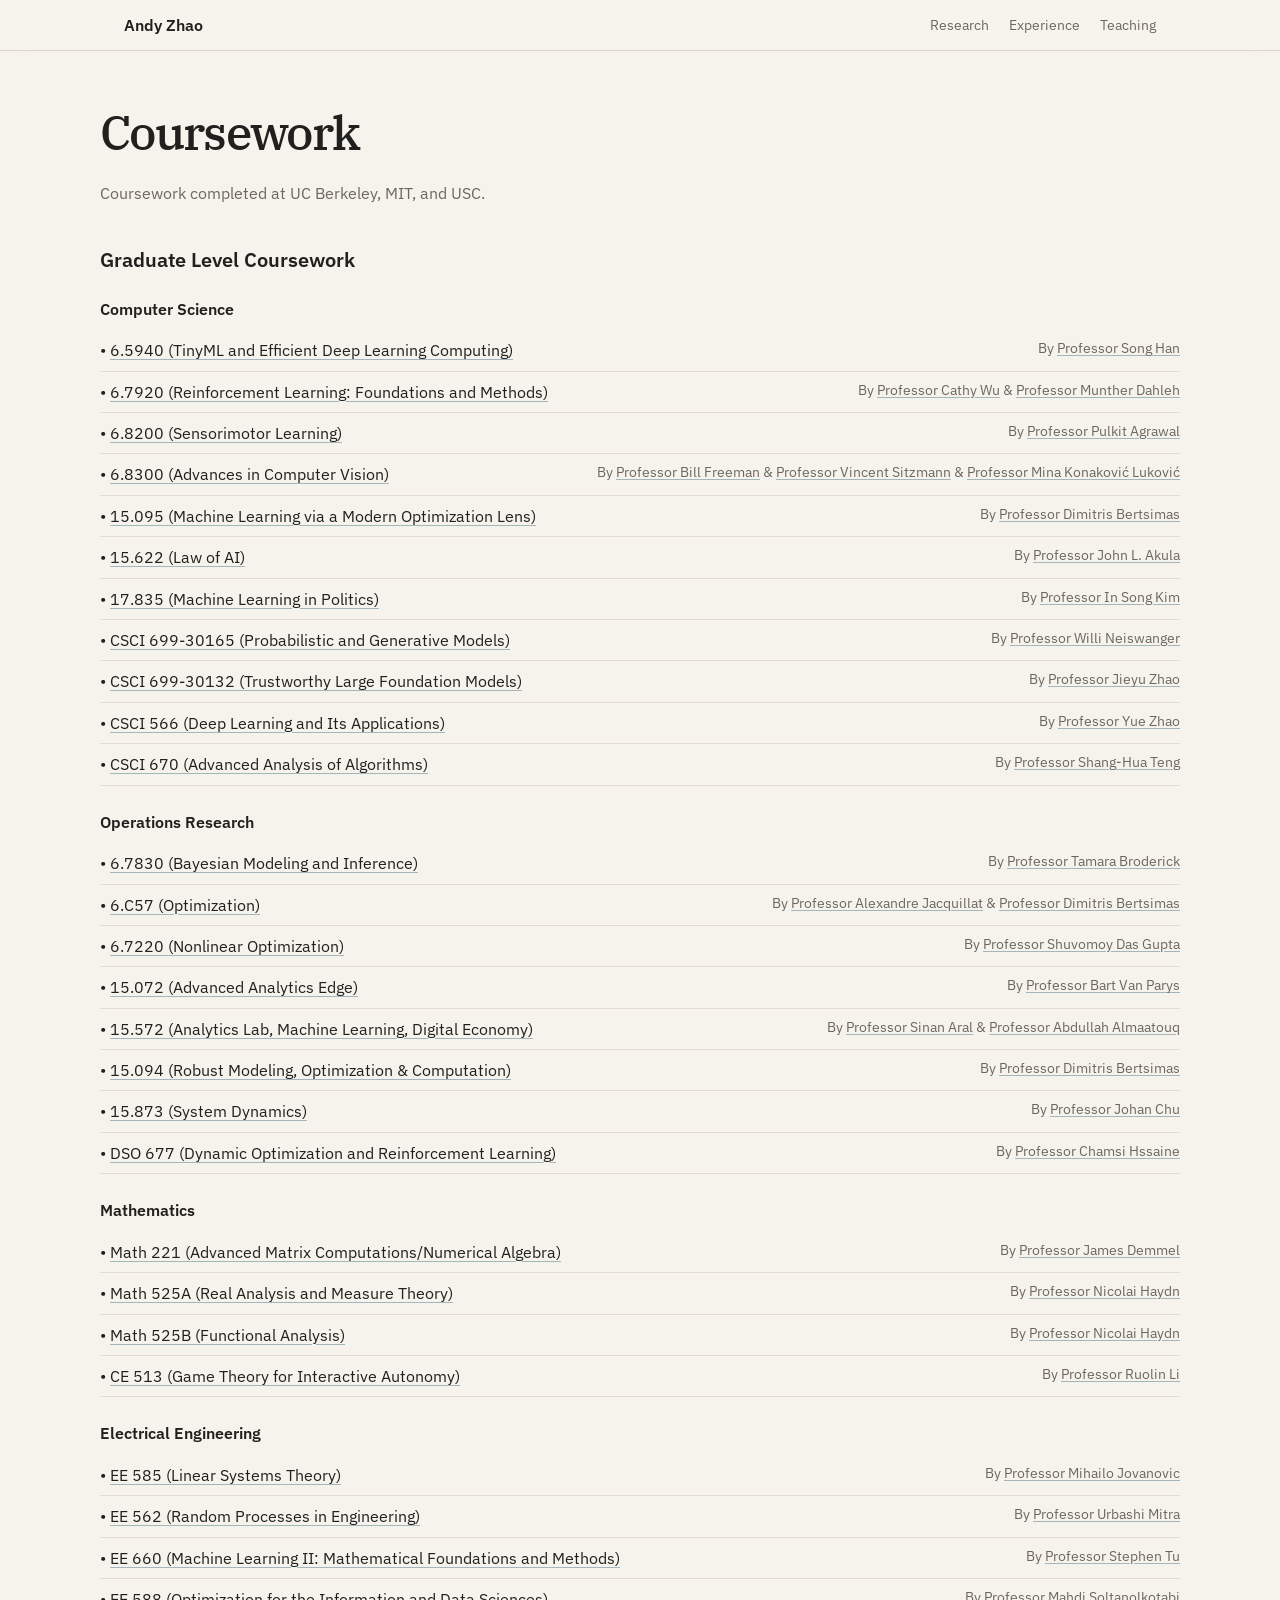
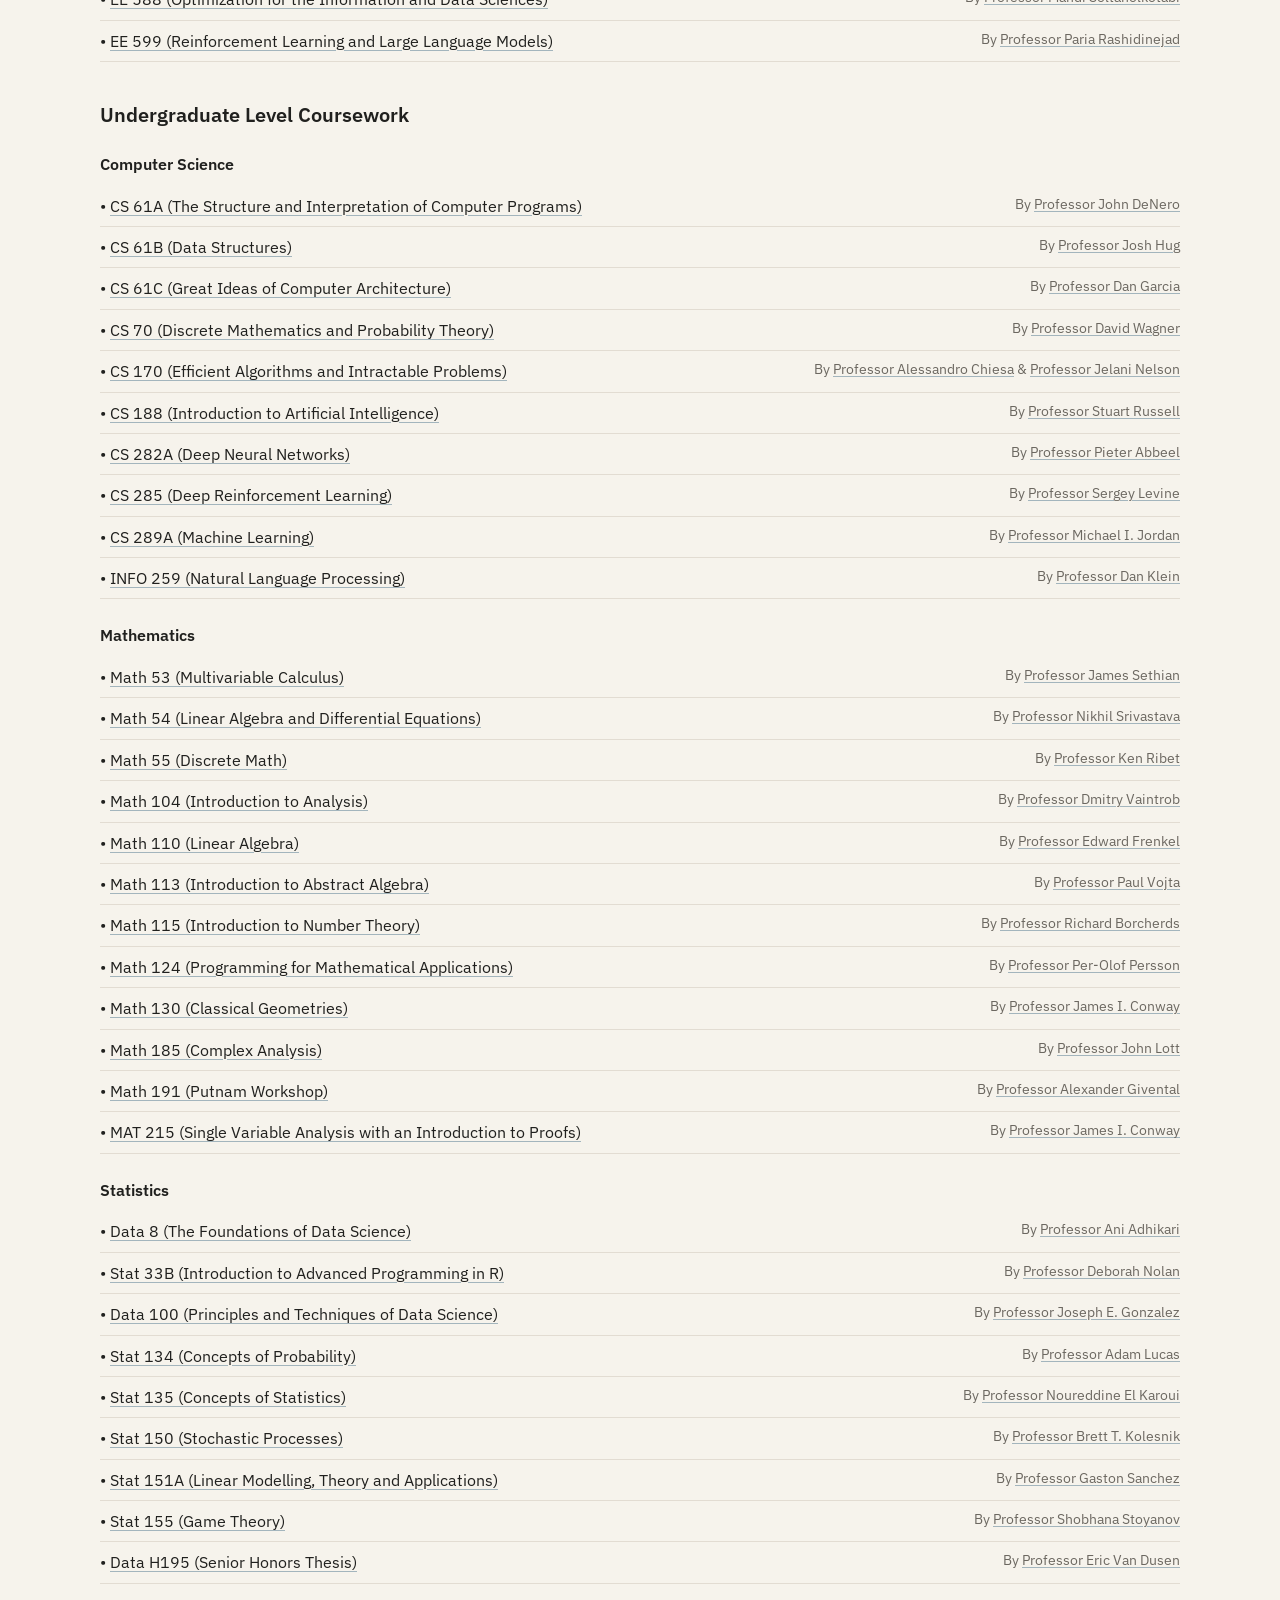
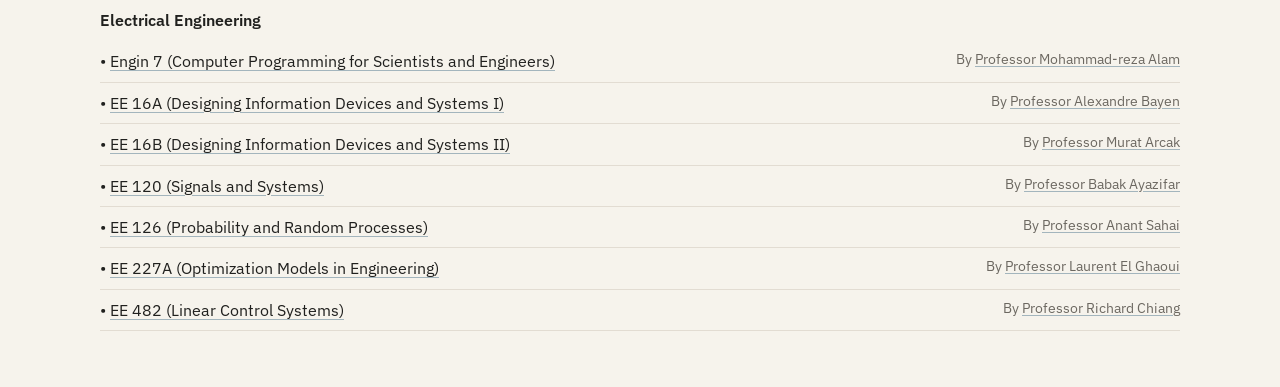
<file: coursework.html>
<!DOCTYPE html>
<html lang="en">
<head>
  <meta charset="UTF-8">
  <meta name="viewport" content="width=device-width, initial-scale=1.0">
  <title>Coursework – Andy (Zehao) Zhao</title>
  <link rel="preconnect" href="https://fonts.googleapis.com">
  <link rel="preconnect" href="https://fonts.gstatic.com" crossorigin>
  <link href="https://fonts.googleapis.com/css2?family=IBM+Plex+Sans:wght@400;500;600&amp;family=IBM+Plex+Serif:wght@500&amp;display=swap" rel="stylesheet">
  <link rel="stylesheet" href="homepage.css?v=20261114d">
</head>
<body>
  <nav class="site-nav" aria-label="Primary navigation">
    <div class="site-nav-inner">
      <a class="site-wordmark" href="index.html">Andy Zhao</a>
      <div class="site-nav-links">
        <a href="index.html#research">Research</a>
        <a href="index.html#experience">Experience</a>
        <a href="teaching.html">Teaching</a>
      </div>
    </div>
  </nav>
  <main class="page subpage">
  <h1>Coursework</h1>
  <p class="subpage-intro">Coursework completed at UC Berkeley, MIT, and USC.</p>

  <h2>Graduate Level Coursework</h2>
  <h3>Computer Science</h3>
  <ul class="course-list">
    <li><span class="course-title">&bull; <a href="https://hanlab.mit.edu/6.5940" target="_blank" rel="noopener noreferrer">6.5940 (TinyML and Efficient Deep Learning Computing)</a></span><span class="course-professor">By <a href="https://hanlab.mit.edu/songhan" target="_blank" rel="noopener noreferrer">Professor&nbsp;Song&nbsp;Han</a></span></li>
    <li><span class="course-title">&bull; <a href="https://web.mit.edu/6.7920" target="_blank" rel="noopener noreferrer">6.7920 (Reinforcement Learning: Foundations and Methods)</a></span><span class="course-professor">By <a href="http://www.wucathy.com/blog/" target="_blank" rel="noopener noreferrer">Professor&nbsp;Cathy&nbsp;Wu</a> &amp; <a href="https://idss.mit.edu/people/munther-dahleh/" target="_blank" rel="noopener noreferrer">Professor&nbsp;Munther&nbsp;Dahleh</a></span></li>
    <li><span class="course-title">&bull; <a href="https://pulkitag.github.io/6.8200" target="_blank" rel="noopener noreferrer">6.8200 (Sensorimotor Learning)</a></span><span class="course-professor">By <a href="https://people.csail.mit.edu/pulkitag/" target="_blank" rel="noopener noreferrer">Professor&nbsp;Pulkit&nbsp;Agrawal</a></span></li>
    <li><span class="course-title">&bull; <a href="http://6.8300.csail.mit.edu/sp23/" target="_blank" rel="noopener noreferrer">6.8300 (Advances in Computer Vision)</a></span><span class="course-professor">By <a href="http://billf.mit.edu/" target="_blank" rel="noopener noreferrer">Professor&nbsp;Bill&nbsp;Freeman</a> &amp; <a href="https://sitzmann.dev" target="_blank" rel="noopener noreferrer">Professor&nbsp;Vincent&nbsp;Sitzmann</a> &amp; <a href="https://people.csail.mit.edu/mina" target="_blank" rel="noopener noreferrer">Professor&nbsp;Mina&nbsp;Konaković&nbsp;Luković</a></span></li>
    <li><span class="course-title">&bull; <a href="https://colinpawlowski.com/" target="_blank" rel="noopener noreferrer">15.095 (Machine Learning via a Modern Optimization Lens)</a></span><span class="course-professor">By <a href="https://mitsloan.mit.edu/faculty/directory/dimitris-bertsimas" target="_blank" rel="noopener noreferrer">Professor&nbsp;Dimitris&nbsp;Bertsimas</a></span></li>
    <li><span class="course-title">&bull; <a href="https://orbit.mit.edu" target="_blank" rel="noopener noreferrer">15.622 (Law of AI)</a></span><span class="course-professor">By <a href="http://mitmgmtfaculty.mit.edu/jakula" target="_blank" rel="noopener noreferrer">Professor&nbsp;John&nbsp;L.&nbsp;Akula</a></span></li>
    <li><span class="course-title">&bull; <a href="https://web.mit.edu" target="_blank" rel="noopener noreferrer">17.835 (Machine Learning in Politics)</a></span><span class="course-professor">By <a href="https://polisci.mit.edu/people/song-kim" target="_blank" rel="noopener noreferrer">Professor&nbsp;In&nbsp;Song&nbsp;Kim</a></span></li>
    <li><span class="course-title">&bull; <a href="https://willieneis.github.io" target="_blank" rel="noopener noreferrer">CSCI&nbsp;699-30165 (Probabilistic and Generative Models)</a></span><span class="course-professor">By <a href="https://willieneis.github.io" target="_blank" rel="noopener noreferrer">Professor&nbsp;Willi&nbsp;Neiswanger</a></span></li>
    <li><span class="course-title">&bull; <a href="https://jyzhao.net" target="_blank" rel="noopener noreferrer">CSCI&nbsp;699-30132 (Trustworthy Large Foundation Models)</a></span><span class="course-professor">By <a href="https://jyzhao.net" target="_blank" rel="noopener noreferrer">Professor&nbsp;Jieyu&nbsp;Zhao</a></span></li>
    <li><span class="course-title">&bull; <a href="https://usc-fortis.github.io/CSCI566-F26/" target="_blank" rel="noopener noreferrer">CSCI&nbsp;566 (Deep Learning and Its Applications)</a></span><span class="course-professor">By <a href="https://viterbi-web.usc.edu/~yzhao010/" target="_blank" rel="noopener noreferrer">Professor&nbsp;Yue&nbsp;Zhao</a></span></li>
    <li><span class="course-title">&bull; <a href="https://viterbi-web.usc.edu/~shanghua/teaching/Fall2026-670/" target="_blank" rel="noopener noreferrer">CSCI&nbsp;670 (Advanced Analysis of Algorithms)</a></span><span class="course-professor">By <a href="https://viterbi-web.usc.edu/~shanghua/" target="_blank" rel="noopener noreferrer">Professor&nbsp;Shang-Hua&nbsp;Teng</a></span></li>
  </ul>

  <h3>Operations Research</h3>
  <ul class="course-list">
    <li><span class="course-title">&bull; <a href="https://tamarabroderick.com" target="_blank" rel="noopener noreferrer">6.7830 (Bayesian Modeling and Inference)</a></span><span class="course-professor">By <a href="https://tamarabroderick.com" target="_blank" rel="noopener noreferrer">Professor&nbsp;Tamara&nbsp;Broderick</a></span></li>
    <li><span class="course-title">&bull; <a href="https://computing.mit.edu" target="_blank" rel="noopener noreferrer">6.C57 (Optimization)</a></span><span class="course-professor">By <a href="https://mitsloan.mit.edu/faculty/directory/alexandre-jacquillat" target="_blank" rel="noopener noreferrer">Professor&nbsp;Alexandre&nbsp;Jacquillat</a> &amp; <a href="https://mitsloan.mit.edu/faculty/directory/dimitris-bertsimas" target="_blank" rel="noopener noreferrer">Professor&nbsp;Dimitris&nbsp;Bertsimas</a></span></li>
    <li><span class="course-title">&bull; <a href="https://www.mit.edu" target="_blank" rel="noopener noreferrer">6.7220 (Nonlinear Optimization)</a></span><span class="course-professor">By <a href="https://shuvomoy.github.io" target="_blank" rel="noopener noreferrer">Professor&nbsp;Shuvomoy&nbsp;Das&nbsp;Gupta</a></span></li>
    <li><span class="course-title">&bull; <a href="https://ocw.mit.edu" target="_blank" rel="noopener noreferrer">15.072 (Advanced Analytics Edge)</a></span><span class="course-professor">By <a href="https://www.vanparys.xyz/" target="_blank" rel="noopener noreferrer">Professor&nbsp;Bart&nbsp;Van&nbsp;Parys</a></span></li>
    <li><span class="course-title">&bull; <a href="https://mitsloan.mit.edu" target="_blank" rel="noopener noreferrer">15.572 (Analytics Lab, Machine Learning, Digital Economy)</a></span><span class="course-professor">By <a href="http://www.sinanaral.io" target="_blank" rel="noopener noreferrer">Professor&nbsp;Sinan&nbsp;Aral</a> &amp; <a href="https://amaatouq.io" target="_blank" rel="noopener noreferrer">Professor&nbsp;Abdullah&nbsp;Almaatouq</a></span></li>
    <li><span class="course-title">&bull; <a href="https://dspace.mit.edu" target="_blank" rel="noopener noreferrer">15.094 (Robust Modeling, Optimization &amp; Computation)</a></span><span class="course-professor">By <a href="https://mitsloan.mit.edu/faculty/directory/dimitris-bertsimas" target="_blank" rel="noopener noreferrer">Professor&nbsp;Dimitris&nbsp;Bertsimas</a></span></li>
    <li><span class="course-title">&bull; <a href="https://lmas-mobile.mit.edu" target="_blank" rel="noopener noreferrer">15.873 (System Dynamics)</a></span><span class="course-professor">By <a href="https://mitsloan.mit.edu/faculty/directory/johan-chu" target="_blank" rel="noopener noreferrer">Professor&nbsp;Johan&nbsp;Chu</a></span></li>
    <!-- USC operations research -->
    <li><span class="course-title">&bull; <a href="https://www.marshall.usc.edu/programs/graduate-programs/phd-program" target="_blank" rel="noopener noreferrer">DSO&nbsp;677 (Dynamic Optimization and Reinforcement Learning)</a></span><span class="course-professor">By <a href="https://sites.google.com/usc.edu/chamsi-hssaine" target="_blank" rel="noopener noreferrer">Professor&nbsp;Chamsi&nbsp;Hssaine</a></span></li>
  </ul>

  <h3>Mathematics</h3>
  <ul class="course-list">
    <li><span class="course-title">&bull; <a href="https://people.eecs.berkeley.edu/~demmel/cs221/" target="_blank" rel="noopener noreferrer">Math&nbsp;221 (Advanced Matrix Computations/Numerical Algebra)</a></span><span class="course-professor">By <a href="https://people.eecs.berkeley.edu/~demmel/" target="_blank" rel="noopener noreferrer">Professor&nbsp;James&nbsp;Demmel</a></span></li>
    <!-- USC graduate mathematics and game theory courses -->
    <li><span class="course-title">&bull; <a href="https://dornsife.usc.edu/larry-goldstein/math-525a-real-analysis/" target="_blank" rel="noopener noreferrer">Math&nbsp;525A (Real Analysis and Measure Theory)</a></span><span class="course-professor">By <a href="https://dornsife.usc.edu/nicolai-haydn/" target="_blank" rel="noopener noreferrer">Professor&nbsp;Nicolai&nbsp;Haydn</a></span></li>
    <li><span class="course-title">&bull; <a href="https://www.coursicle.com/usc/courses/MATH/525B/" target="_blank" rel="noopener noreferrer">Math&nbsp;525B (Functional Analysis)</a></span><span class="course-professor">By <a href="https://dornsife.usc.edu/nicolai-haydn/" target="_blank" rel="noopener noreferrer">Professor&nbsp;Nicolai&nbsp;Haydn</a></span></li>
    <li><span class="course-title">&bull; <a href="https://www.coursicle.com/usc/courses/CE/513/" target="_blank" rel="noopener noreferrer">CE&nbsp;513 (Game Theory for Interactive Autonomy)</a></span><span class="course-professor">By <a href="https://viterbi.usc.edu/directory/faculty/Li/Ruolin" target="_blank" rel="noopener noreferrer">Professor&nbsp;Ruolin&nbsp;Li</a></span></li>
  </ul>

  <h3>Electrical Engineering</h3>
  <ul class="course-list">
    <li><span class="course-title">&bull; <a href="https://viterbi-web.usc.edu" target="_blank" rel="noopener noreferrer">EE&nbsp;585 (Linear Systems Theory)</a></span><span class="course-professor">By <a href="https://viterbi.usc.edu/directory/faculty/Jovanovic/Mihailo" target="_blank" rel="noopener noreferrer">Professor&nbsp;Mihailo&nbsp;Jovanovic</a></span></li>
    <li><span class="course-title">&bull; <a href="https://web-app.usc.edu" target="_blank" rel="noopener noreferrer">EE&nbsp;562 (Random Processes in Engineering)</a></span><span class="course-professor">By <a href="https://viterbi.usc.edu/directory/faculty/Mitra/Urbashi" target="_blank" rel="noopener noreferrer">Professor&nbsp;Urbashi&nbsp;Mitra</a></span></li>
    <li><span class="course-title">&bull; <a href="https://www.coursicle.com/usc/courses/EE/660/" target="_blank" rel="noopener noreferrer">EE&nbsp;660 (Machine Learning II: Mathematical Foundations and Methods)</a></span><span class="course-professor">By <a href="https://stephentu.github.io" target="_blank" rel="noopener noreferrer">Professor&nbsp;Stephen&nbsp;Tu</a></span></li>
    <li><span class="course-title">&bull; <a href="https://www.coursicle.com/usc/courses/EE/588/" target="_blank" rel="noopener noreferrer">EE&nbsp;588 (Optimization for the Information and Data Sciences)</a></span><span class="course-professor">By <a href="https://viterbi.usc.edu/directory/faculty/Soltanolkotabi/Mahdi" target="_blank" rel="noopener noreferrer">Professor&nbsp;Mahdi&nbsp;Soltanolkotabi</a></span></li>
    <li><span class="course-title">&bull; <a href="https://pariard.github.io/teaching.html" target="_blank" rel="noopener noreferrer">EE&nbsp;599 (Reinforcement Learning and Large Language Models)</a></span><span class="course-professor">By <a href="https://pariard.github.io/" target="_blank" rel="noopener noreferrer">Professor&nbsp;Paria&nbsp;Rashidinejad</a></span></li>
  </ul>

  <h2>Undergraduate Level Coursework</h2>
  <h3>Computer Science</h3>
  <ul class="course-list">
    <li><span class="course-title">&bull; <a href="https://cs61a.org" target="_blank" rel="noopener noreferrer">CS&nbsp;61A (The Structure and Interpretation of Computer Programs)</a></span><span class="course-professor">By <a href="https://denero.org" target="_blank" rel="noopener noreferrer">Professor&nbsp;John&nbsp;DeNero</a></span></li>
    <li><span class="course-title">&bull; <a href="https://sp19.datastructur.es" target="_blank" rel="noopener noreferrer">CS&nbsp;61B (Data Structures)</a></span><span class="course-professor">By <a href="https://www2.eecs.berkeley.edu/Faculty/Homepages/joshhug.html" target="_blank" rel="noopener noreferrer">Professor&nbsp;Josh&nbsp;Hug</a></span></li>
    <li><span class="course-title">&bull; <a href="https://cs61c.org" target="_blank" rel="noopener noreferrer">CS&nbsp;61C (Great Ideas of Computer Architecture)</a></span><span class="course-professor">By <a href="https://people.eecs.berkeley.edu/~ddgarcia/" target="_blank" rel="noopener noreferrer">Professor&nbsp;Dan&nbsp;Garcia</a></span></li>
    <li><span class="course-title">&bull; <a href="https://www.eecs70.org" target="_blank" rel="noopener noreferrer">CS&nbsp;70 (Discrete Mathematics and Probability Theory)</a></span><span class="course-professor">By <a href="https://people.eecs.berkeley.edu/~daw/" target="_blank" rel="noopener noreferrer">Professor&nbsp;David&nbsp;Wagner</a></span></li>
    <li><span class="course-title">&bull; <a href="https://cs170.org" target="_blank" rel="noopener noreferrer">CS&nbsp;170 (Efficient Algorithms and Intractable Problems)</a></span><span class="course-professor">By <a href="https://ic-people.epfl.ch/~achiesa/" target="_blank" rel="noopener noreferrer">Professor&nbsp;Alessandro&nbsp;Chiesa</a> &amp; <a href="https://people.eecs.berkeley.edu/~minilek/" target="_blank" rel="noopener noreferrer">Professor&nbsp;Jelani&nbsp;Nelson</a></span></li>
    <li><span class="course-title">&bull; <a href="https://inst.eecs.berkeley.edu" target="_blank" rel="noopener noreferrer">CS&nbsp;188 (Introduction to Artificial Intelligence)</a></span><span class="course-professor">By <a href="https://people.eecs.berkeley.edu/~russell/" target="_blank" rel="noopener noreferrer">Professor&nbsp;Stuart&nbsp;Russell</a></span></li>
    <li><span class="course-title">&bull; <a href="https://cs182sp22.github.io" target="_blank" rel="noopener noreferrer">CS&nbsp;282A (Deep Neural Networks)</a></span><span class="course-professor">By <a href="https://people.eecs.berkeley.edu/~pabbeel/" target="_blank" rel="noopener noreferrer">Professor&nbsp;Pieter&nbsp;Abbeel</a></span></li>
    <li><span class="course-title">&bull; <a href="https://rail.eecs.berkeley.edu/deeprlcourse/" target="_blank" rel="noopener noreferrer">CS&nbsp;285 (Deep Reinforcement Learning)</a></span><span class="course-professor">By <a href="https://people.eecs.berkeley.edu/~svlevine/" target="_blank" rel="noopener noreferrer">Professor&nbsp;Sergey&nbsp;Levine</a></span></li>
    <li><span class="course-title">&bull; <a href="https://people.eecs.berkeley.edu" target="_blank" rel="noopener noreferrer">CS&nbsp;289A (Machine Learning)</a></span><span class="course-professor">By <a href="https://people.eecs.berkeley.edu/~jordan/" target="_blank" rel="noopener noreferrer">Professor&nbsp;Michael&nbsp;I.&nbsp;Jordan</a></span></li>
    <li><span class="course-title">&bull; <a href="https://people.ischool.berkeley.edu" target="_blank" rel="noopener noreferrer">INFO&nbsp;259 (Natural Language Processing)</a></span><span class="course-professor">By <a href="https://people.eecs.berkeley.edu/~klein/" target="_blank" rel="noopener noreferrer">Professor&nbsp;Dan&nbsp;Klein</a></span></li>
  </ul>

  <h3>Mathematics</h3>
  <ul class="course-list">
    <li><span class="course-title">&bull; <a href="https://math.berkeley.edu" target="_blank" rel="noopener noreferrer">Math&nbsp;53 (Multivariable Calculus)</a></span><span class="course-professor">By <a href="https://math.berkeley.edu/~sethian/" target="_blank" rel="noopener noreferrer">Professor&nbsp;James&nbsp;Sethian</a></span></li>
    <li><span class="course-title">&bull; <a href="https://math.berkeley.edu" target="_blank" rel="noopener noreferrer">Math&nbsp;54 (Linear Algebra and Differential Equations)</a></span><span class="course-professor">By <a href="https://math.berkeley.edu/~nikhil/" target="_blank" rel="noopener noreferrer">Professor&nbsp;Nikhil&nbsp;Srivastava</a></span></li>
    <li><span class="course-title">&bull; <a href="https://math.berkeley.edu" target="_blank" rel="noopener noreferrer">Math&nbsp;55 (Discrete Math)</a></span><span class="course-professor">By <a href="https://math.berkeley.edu/~ribet/" target="_blank" rel="noopener noreferrer">Professor&nbsp;Ken&nbsp;Ribet</a></span></li>
    <li><span class="course-title">&bull; <a href="https://math.berkeley.edu" target="_blank" rel="noopener noreferrer">Math&nbsp;104 (Introduction to Analysis)</a></span><span class="course-professor">By <a href="https://math.berkeley.edu/~vaintrob/" target="_blank" rel="noopener noreferrer">Professor&nbsp;Dmitry&nbsp;Vaintrob</a></span></li>
    <li><span class="course-title">&bull; <a href="https://math.berkeley.edu" target="_blank" rel="noopener noreferrer">Math&nbsp;110 (Linear Algebra)</a></span><span class="course-professor">By <a href="https://www.edwardfrenkel.com/" target="_blank" rel="noopener noreferrer">Professor&nbsp;Edward&nbsp;Frenkel</a></span></li>
    <li><span class="course-title">&bull; <a href="https://brainload.github.io" target="_blank" rel="noopener noreferrer">Math&nbsp;113 (Introduction to Abstract Algebra)</a></span><span class="course-professor">By <a href="https://math.berkeley.edu/~vojta" target="_blank" rel="noopener noreferrer">Professor&nbsp;Paul&nbsp;Vojta</a></span></li>
    <li><span class="course-title">&bull; <a href="https://math.berkeley.edu" target="_blank" rel="noopener noreferrer">Math&nbsp;115 (Introduction to Number Theory)</a></span><span class="course-professor">By <a href="https://math.berkeley.edu/~reb/" target="_blank" rel="noopener noreferrer">Professor&nbsp;Richard&nbsp;Borcherds</a></span></li>
    <li><span class="course-title">&bull; <a href="https://persson.berkeley.edu" target="_blank" rel="noopener noreferrer">Math&nbsp;124 (Programming for Mathematical Applications)</a></span><span class="course-professor">By <a href="https://persson.berkeley.edu" target="_blank" rel="noopener noreferrer">Professor&nbsp;Per-Olof&nbsp;Persson</a></span></li>
    <li><span class="course-title">&bull; <a href="https://dongryul-kim.github.io" target="_blank" rel="noopener noreferrer">Math&nbsp;130 (Classical Geometries)</a></span><span class="course-professor">By <a href="https://www.jiconway.com/" target="_blank" rel="noopener noreferrer">Professor&nbsp;James&nbsp;I.&nbsp;Conway</a></span></li>
    <li><span class="course-title">&bull; <a href="https://math.berkeley.edu" target="_blank" rel="noopener noreferrer">Math&nbsp;185 (Complex Analysis)</a></span><span class="course-professor">By <a href="https://math.berkeley.edu/~lott/" target="_blank" rel="noopener noreferrer">Professor&nbsp;John&nbsp;Lott</a></span></li>
    <li><span class="course-title">&bull; <a href="https://math.berkeley.edu" target="_blank" rel="noopener noreferrer">Math&nbsp;191 (Putnam Workshop)</a></span><span class="course-professor">By <a href="https://math.berkeley.edu/people/faculty/alexander-givental" target="_blank" rel="noopener noreferrer">Professor&nbsp;Alexander&nbsp;Givental</a></span></li>
    <li><span class="course-title">&bull; <a href="https://www.math.princeton.edu" target="_blank" rel="noopener noreferrer">MAT&nbsp;215 (Single Variable Analysis with an Introduction to Proofs)</a></span><span class="course-professor">By <a href="https://www.math.princeton.edu/~conway" target="_blank" rel="noopener noreferrer">Professor&nbsp;James&nbsp;I.&nbsp;Conway</a></span></li>
  </ul>

  <h3>Statistics</h3>
  <ul class="course-list">
    <li><span class="course-title">&bull; <a href="https://www.data8.org" target="_blank" rel="noopener noreferrer">Data&nbsp;8 (The Foundations of Data Science)</a></span><span class="course-professor">By <a href="https://statistics.berkeley.edu/people/ani-adhikari" target="_blank" rel="noopener noreferrer">Professor&nbsp;Ani&nbsp;Adhikari</a></span></li>
    <li><span class="course-title">&bull; <a href="https://stat33b.berkeley.edu" target="_blank" rel="noopener noreferrer">Stat&nbsp;33B (Introduction to Advanced Programming in R)</a></span><span class="course-professor">By <a href="https://statistics.berkeley.edu/people/deborah-nolan" target="_blank" rel="noopener noreferrer">Professor&nbsp;Deborah&nbsp;Nolan</a></span></li>
    <li><span class="course-title">&bull; <a href="https://ds100.org" target="_blank" rel="noopener noreferrer">Data&nbsp;100 (Principles and Techniques of Data Science)</a></span><span class="course-professor">By <a href="https://people.eecs.berkeley.edu/~jegonzal" target="_blank" rel="noopener noreferrer">Professor&nbsp;Joseph&nbsp;E.&nbsp;Gonzalez</a></span></li>
    <li><span class="course-title">&bull; <a href="https://www.stat134.org" target="_blank" rel="noopener noreferrer">Stat&nbsp;134 (Concepts of Probability)</a></span><span class="course-professor">By <a href="https://statistics.berkeley.edu/people/adam-lucas" target="_blank" rel="noopener noreferrer">Professor&nbsp;Adam&nbsp;Lucas</a></span></li>
    <li><span class="course-title">&bull; <a href="https://stat135.berkeley.edu" target="_blank" rel="noopener noreferrer">Stat&nbsp;135 (Concepts of Statistics)</a></span><span class="course-professor">By <a href="http://www.stat.berkeley.edu/~nkaroui/" target="_blank" rel="noopener noreferrer">Professor&nbsp;Noureddine&nbsp;El&nbsp;Karoui</a></span></li>
    <li><span class="course-title">&bull; <a href="https://www.stat.berkeley.edu" target="_blank" rel="noopener noreferrer">Stat&nbsp;150 (Stochastic Processes)</a></span><span class="course-professor">By <a href="https://statistics.berkeley.edu/people/brett-kolesnik" target="_blank" rel="noopener noreferrer">Professor&nbsp;Brett&nbsp;T.&nbsp;Kolesnik</a></span></li>
    <li><span class="course-title">&bull; <a href="https://stat151a.berkeley.edu" target="_blank" rel="noopener noreferrer">Stat&nbsp;151A (Linear Modelling, Theory and Applications)</a></span><span class="course-professor">By <a href="https://www.gastonsanchez.com" target="_blank" rel="noopener noreferrer">Professor&nbsp;Gaston&nbsp;Sanchez</a></span></li>
    <li><span class="course-title">&bull; <a href="https://classes.berkeley.edu" target="_blank" rel="noopener noreferrer">Stat&nbsp;155 (Game Theory)</a></span><span class="course-professor">By <a href="https://statistics.berkeley.edu/people/shobhana-stoyanov" target="_blank" rel="noopener noreferrer">Professor&nbsp;Shobhana&nbsp;Stoyanov</a></span></li>
    <li><span class="course-title">&bull; <a href="https://cdss.berkeley.edu" target="_blank" rel="noopener noreferrer">Data&nbsp;H195 (Senior Honors Thesis)</a></span><span class="course-professor">By <a href="https://cdss.berkeley.edu/people/eric-van-dusen" target="_blank" rel="noopener noreferrer">Professor&nbsp;Eric&nbsp;Van&nbsp;Dusen</a></span></li>
  </ul>

  <h3>Electrical Engineering</h3>
  <ul class="course-list">
    <li><span class="course-title">&bull; <a href="https://brainload.github.io" target="_blank" rel="noopener noreferrer">Engin&nbsp;7 (Computer Programming for Scientists and Engineers)</a></span><span class="course-professor">By <a href="https://me.berkeley.edu/people/m-reza-alam/" target="_blank" rel="noopener noreferrer">Professor&nbsp;Mohammad-reza&nbsp;Alam</a></span></li>
    <li><span class="course-title">&bull; <a href="https://www2.eecs.berkeley.edu" target="_blank" rel="noopener noreferrer">EE&nbsp;16A (Designing Information Devices and Systems&nbsp;I)</a></span><span class="course-professor">By <a href="https://bayen.berkeley.edu" target="_blank" rel="noopener noreferrer">Professor&nbsp;Alexandre&nbsp;Bayen</a></span></li>
    <li><span class="course-title">&bull; <a href="https://www2.eecs.berkeley.edu" target="_blank" rel="noopener noreferrer">EE&nbsp;16B (Designing Information Devices and Systems&nbsp;II)</a></span><span class="course-professor">By <a href="https://www2.eecs.berkeley.edu/Faculty/Homepages/arcak.html" target="_blank" rel="noopener noreferrer">Professor&nbsp;Murat&nbsp;Arcak</a></span></li>
    <li><span class="course-title">&bull; <a href="https://www2.eecs.berkeley.edu" target="_blank" rel="noopener noreferrer">EE&nbsp;120 (Signals and Systems)</a></span><span class="course-professor">By <a href="https://www2.eecs.berkeley.edu/Faculty/Homepages/ayazifar.html" target="_blank" rel="noopener noreferrer">Professor&nbsp;Babak&nbsp;Ayazifar</a></span></li>
    <li><span class="course-title">&bull; <a href="https://www2.eecs.berkeley.edu" target="_blank" rel="noopener noreferrer">EE&nbsp;126 (Probability and Random Processes)</a></span><span class="course-professor">By <a href="https://people.eecs.berkeley.edu/~anant" target="_blank" rel="noopener noreferrer">Professor&nbsp;Anant&nbsp;Sahai</a></span></li>
    <li><span class="course-title">&bull; <a href="https://sites.google.com" target="_blank" rel="noopener noreferrer">EE&nbsp;227A (Optimization Models in Engineering)</a></span><span class="course-professor">By <a href="https://people.eecs.berkeley.edu/~elghaoui" target="_blank" rel="noopener noreferrer">Professor&nbsp;Laurent&nbsp;El&nbsp;Ghaoui</a></span></li>
    <li><span class="course-title">&bull; <a href="https://catalogue.usc.edu" target="_blank" rel="noopener noreferrer">EE&nbsp;482 (Linear Control Systems)</a></span><span class="course-professor">By <a href="https://viterbi.usc.edu/directory/faculty/Chiang/Richard" target="_blank" rel="noopener noreferrer">Professor&nbsp;Richard&nbsp;Chiang</a></span></li>
    <!-- Additional USC electrical engineering courses -->
  </ul>

  </main>
</body>
</html>
</file>
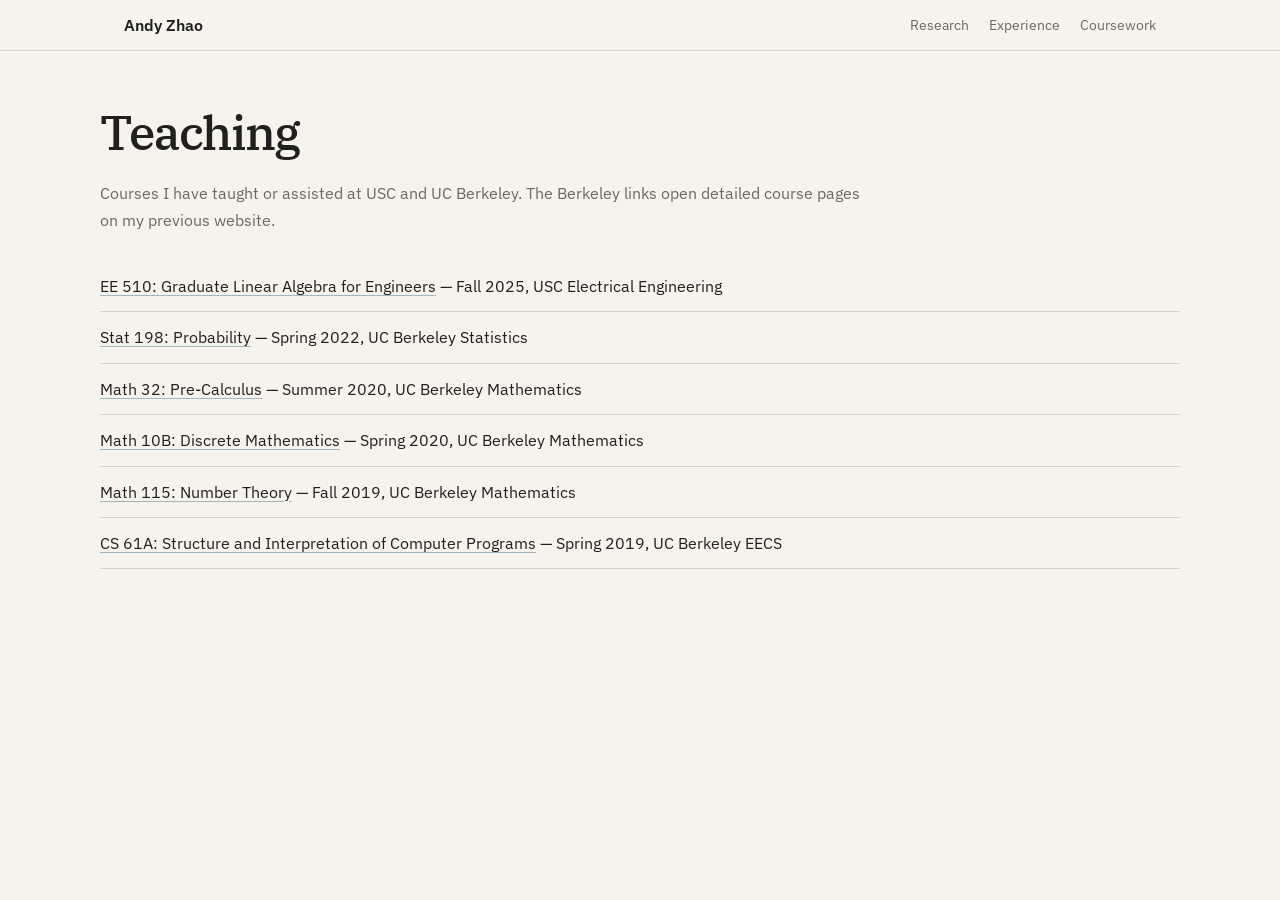
<file: teaching.html>
<!DOCTYPE html>
<html lang="en">
<head>
  <meta charset="UTF-8">
  <meta name="viewport" content="width=device-width, initial-scale=1.0">
  <title>Teaching — Andy (Zehao) Zhao</title>
  <link rel="preconnect" href="https://fonts.googleapis.com">
  <link rel="preconnect" href="https://fonts.gstatic.com" crossorigin>
  <link href="https://fonts.googleapis.com/css2?family=IBM+Plex+Sans:wght@400;500;600&amp;family=IBM+Plex+Serif:wght@500&amp;display=swap" rel="stylesheet">
  <link rel="stylesheet" href="homepage.css?v=20261114d">
</head>
<body>
  <nav class="site-nav" aria-label="Primary navigation">
    <div class="site-nav-inner">
      <a class="site-wordmark" href="index.html">Andy Zhao</a>
      <div class="site-nav-links">
        <a href="index.html#research">Research</a>
        <a href="index.html#experience">Experience</a>
        <a href="coursework.html">Coursework</a>
      </div>
    </div>
  </nav>
  <main class="page subpage">
    <h1>Teaching</h1>
    <p class="subpage-intro">Courses I have taught or assisted at USC and UC Berkeley. The Berkeley links open detailed course pages on my previous website.</p>
    <ul class="teaching-list">
      <li><a href="https://classes.usc.edu/term/20253/catalogue/course/EE510" target="_blank" rel="noopener noreferrer">EE 510: Graduate Linear Algebra for Engineers</a> — Fall 2025, USC Electrical Engineering</li>
      <li><a href="https://zehao.org/teaching/2022_stat198" target="_blank" rel="noopener noreferrer">Stat 198: Probability</a> — Spring 2022, UC Berkeley Statistics</li>
      <li><a href="https://zehao.org/teaching/2022_math32" target="_blank" rel="noopener noreferrer">Math 32: Pre-Calculus</a> — Summer 2020, UC Berkeley Mathematics</li>
      <li><a href="https://zehao.org/teaching/2020_math10b" target="_blank" rel="noopener noreferrer">Math 10B: Discrete Mathematics</a> — Spring 2020, UC Berkeley Mathematics</li>
      <li><a href="https://zehao.org/teaching/2019_math115" target="_blank" rel="noopener noreferrer">Math 115: Number Theory</a> — Fall 2019, UC Berkeley Mathematics</li>
      <li><a href="https://zehao.org/teaching/2019_cs61a" target="_blank" rel="noopener noreferrer">CS 61A: Structure and Interpretation of Computer Programs</a> — Spring 2019, UC Berkeley EECS</li>
    </ul>
  </main>
</body>
</html>
</file>
<file: homepage.css>
:root {
  --paper: #f6f3ec;
  --ink: #20201e;
  --muted: #6c6861;
  --line: #d8d1c5;
  --accent: #315f7d;
  --accent-soft: #e4edf2;
  --surface: rgba(255, 255, 255, 0.36);
  --page-width: 1080px;
}

* {
  box-sizing: border-box;
}

html {
  scroll-behavior: smooth;
}

body {
  margin: 0;
  color: var(--ink);
  background: var(--paper);
  font-family: "IBM Plex Sans", "Avenir Next", "Segoe UI", Helvetica, Arial, sans-serif;
  font-size: 16px;
  line-height: 1.65;
  text-rendering: optimizeLegibility;
}

a {
  color: inherit;
  text-decoration-color: rgba(49, 95, 125, 0.42);
  text-underline-offset: 0.16em;
}

a:hover,
a:focus-visible {
  color: var(--accent);
  text-decoration-color: var(--accent);
}

button,
a {
  transition: color 150ms ease, border-color 150ms ease, background-color 150ms ease;
}

:focus-visible {
  outline: 2px solid var(--accent);
  outline-offset: 3px;
}

.skip-link {
  position: fixed;
  top: 12px;
  left: 12px;
  z-index: 100;
  padding: 8px 12px;
  color: white;
  background: var(--ink);
  transform: translateY(-160%);
}

.skip-link:focus {
  transform: translateY(0);
}

.site-nav {
  position: sticky;
  top: 0;
  z-index: 20;
  border-bottom: 1px solid rgba(216, 209, 197, 0.85);
  background: rgba(246, 243, 236, 0.92);
  backdrop-filter: blur(12px);
}

.site-nav-inner {
  max-width: var(--page-width);
  margin: 0 auto;
  padding: 12px 24px;
  display: flex;
  align-items: center;
  justify-content: space-between;
  gap: 24px;
}

.site-wordmark {
  font-weight: 600;
  text-decoration: none;
}

.site-nav-links {
  display: flex;
  flex-wrap: wrap;
  gap: 8px 20px;
  font-size: 14px;
}

.site-nav-links a {
  color: var(--muted);
  text-decoration: none;
}

.page {
  width: min(100% - 48px, var(--page-width));
  margin: 0 auto;
}

.hero {
  display: grid;
  grid-template-columns: minmax(0, 1fr) 230px;
  gap: 56px;
  align-items: center;
  padding: 70px 0 64px;
}

h1,
h2,
h3,
p {
  margin-top: 0;
}

h1 {
  margin-bottom: 22px;
  font-family: "IBM Plex Serif", Georgia, serif;
  font-size: clamp(2.4rem, 5vw, 3.55rem);
  font-weight: 500;
  line-height: 1.06;
  letter-spacing: -0.035em;
}

.hero-copy {
  max-width: 760px;
}

.hero-copy p {
  margin-bottom: 14px;
}

.hero-photo {
  width: 100%;
  aspect-ratio: 4 / 5;
  object-fit: cover;
  object-position: center;
  border: 1px solid var(--line);
  border-radius: 4px;
  filter: saturate(0.92);
}

.profile-links {
  display: flex;
  flex-wrap: wrap;
  gap: 7px 18px;
  margin: 24px 0 0;
  font-size: 15px;
}

.profile-links a {
  font-weight: 500;
}

section {
  scroll-margin-top: 76px;
  padding: 42px 0 54px;
  border-top: 1px solid var(--line);
}

.section-heading {
  display: flex;
  align-items: baseline;
  justify-content: space-between;
  gap: 24px;
  margin-bottom: 24px;
}

h2 {
  margin-bottom: 0;
  font-size: 1.25rem;
  font-weight: 600;
  line-height: 1.3;
}

h3 {
  font-size: 1rem;
  font-weight: 600;
  line-height: 1.35;
}

.section-note {
  max-width: 780px;
  margin: -10px 0 28px;
  color: var(--muted);
  font-size: 14px;
}

.research-statement {
  max-width: 940px;
}

.research-statement p {
  margin-bottom: 20px;
}

.research-statement-lead {
  font-size: 1.08rem;
  line-height: 1.72;
}

.research-thesis {
  padding: 18px 22px;
  border-left: 3px solid var(--accent);
  background: var(--surface);
  font-family: "IBM Plex Serif", Georgia, serif;
  font-size: 1.05rem;
  line-height: 1.65;
}

.research-directions {
  margin: 24px 0 0;
  padding-left: 21px;
}

.research-directions li {
  margin-bottom: 12px;
  padding-left: 4px;
}

.research-directions strong {
  color: #244c65;
}

.news-list {
  margin: 0;
  padding: 0;
  list-style: none;
}

.news-item {
  display: grid;
  grid-template-columns: 90px minmax(0, 1fr);
  gap: 18px;
  padding: 7px 0;
}

.news-date,
.entry-year {
  color: var(--muted);
  font-family: "IBM Plex Mono", ui-monospace, SFMono-Regular, Menlo, monospace;
  font-size: 13px;
  white-space: nowrap;
}

.js .news-list:not(.is-expanded) .news-item[data-extra="true"],
.js .research-list:not(.show-all) .publication[data-selected="false"] {
  display: none;
}

.interactive-controls {
  display: none;
}

.js .interactive-controls {
  display: flex;
}

.text-button {
  appearance: none;
  border: 0;
  padding: 0;
  color: var(--muted);
  background: transparent;
  font: inherit;
  cursor: pointer;
  text-decoration: underline;
  text-decoration-color: transparent;
  text-underline-offset: 0.16em;
}

.text-button:hover,
.text-button:focus-visible,
.text-button.is-active {
  color: var(--ink);
  text-decoration-color: currentColor;
}

.news-toggle {
  margin-top: 12px;
}

.research-filter {
  align-items: center;
  gap: 6px;
  color: var(--muted);
  font-size: 14px;
  white-space: nowrap;
}

.section-heading--research {
  justify-content: flex-start;
  gap: 18px;
}

.research-list {
  display: grid;
}

.publication {
  display: grid;
  grid-template-columns: 31% minmax(0, 1fr);
  gap: 28px;
  padding: 25px 0;
  border-top: 1px solid var(--line);
}

.publication:first-child {
  border-top: 0;
  padding-top: 0;
}

.publication-image {
  width: 100%;
  aspect-ratio: 3 / 2;
  object-fit: cover;
  border: 1px solid var(--line);
  border-radius: 4px;
  background: white;
}

.publication h3 {
  margin: 0 0 6px;
  font-size: 1.04rem;
}

.publication-meta {
  display: flex;
  flex-wrap: wrap;
  align-items: center;
  gap: 8px 12px;
  margin-bottom: 8px;
  color: var(--muted);
  font-size: 14px;
}

.venue {
  display: inline-flex;
  align-items: center;
  min-height: 24px;
  padding: 1px 8px;
  border-radius: 999px;
  color: #244c65;
  background: var(--accent-soft);
  font-weight: 600;
}

.publication-summary {
  margin: 0;
  color: #4f4c46;
  font-size: 14px;
  line-height: 1.55;
}

.publication-links {
  font-size: 14px;
  font-weight: 500;
}

.publication--compact {
  grid-template-columns: 1fr;
  gap: 0;
  padding: 16px 0;
}

.publication--compact .publication-meta {
  margin-bottom: 0;
}

.experience-list,
.education-list {
  display: grid;
}

.experience-entry,
.education-entry {
  display: grid;
  grid-template-columns: 70px minmax(0, 1fr);
  gap: 22px;
  padding: 22px 0;
  border-top: 1px solid var(--line);
}

.experience-entry:first-child,
.education-entry:first-child {
  border-top: 0;
  padding-top: 0;
}

.entry-mark {
  width: 62px;
  height: 52px;
  display: grid;
  place-items: center;
  border: 1px solid var(--line);
  border-radius: 4px;
  color: var(--muted);
  background: var(--surface);
  font-family: "IBM Plex Mono", ui-monospace, SFMono-Regular, Menlo, monospace;
  font-size: 11px;
  font-weight: 500;
}

.entry-logo {
  box-sizing: border-box;
  object-fit: contain;
  padding: 9px;
}

.entry-logo--wide {
  padding: 5px;
}

.publication-links {
  display: inline-flex;
  flex-wrap: wrap;
  gap: 7px 12px;
}

.entry-top {
  display: flex;
  align-items: baseline;
  justify-content: space-between;
  gap: 18px;
}

.entry-org {
  font-weight: 600;
  text-decoration: none;
}

.entry-role {
  margin-top: 2px;
  font-size: 15px;
  font-weight: 500;
}

.entry-summary {
  margin: 5px 0 0;
  color: #4f4c46;
  font-size: 14px;
}

.entry-people {
  margin: 3px 0 0;
  color: var(--muted);
  font-size: 13px;
}

.two-column {
  display: grid;
  grid-template-columns: 1fr 1fr;
  gap: 48px;
}

.plain-list {
  margin: 12px 0 0;
  padding-left: 19px;
}

.plain-list li {
  margin-bottom: 8px;
}

.contact-details {
  max-width: 840px;
}

.contact-emails {
  margin: 0 0 24px;
  font-weight: 500;
}

.contact-addresses {
  display: grid;
  grid-template-columns: 1fr 1fr;
  gap: 48px;
}

.contact-addresses address {
  color: #4f4c46;
  font-style: normal;
  line-height: 1.7;
}

.contact-addresses strong {
  color: var(--ink);
}

.footer {
  padding: 30px 0 56px;
  border-top: 1px solid var(--line);
  color: var(--muted);
  font-size: 13px;
}

.footer-inner {
  display: flex;
  justify-content: space-between;
  gap: 24px;
}

.subpage {
  padding: 56px 0;
}

.subpage h1 {
  font-size: clamp(2.2rem, 5vw, 3rem);
}

.subpage h2 {
  margin: 40px 0 14px;
}

.subpage h3 {
  margin: 26px 0 10px;
}

.subpage-intro {
  max-width: 760px;
  color: var(--muted);
}

.course-list {
  margin: 0;
  padding: 0;
  list-style: none;
}

.course-list li {
  display: flex;
  align-items: flex-start;
  justify-content: space-between;
  gap: 24px;
  padding: 7px 0;
  border-bottom: 1px solid rgba(216, 209, 197, 0.65);
}

.course-title {
  flex: 1;
}

.course-professor {
  color: var(--muted);
  font-size: 14px;
  text-align: right;
}

.teaching-list {
  margin: 28px 0 0;
  padding: 0;
  list-style: none;
}

.teaching-list li {
  padding: 12px 0;
  border-bottom: 1px solid var(--line);
}

@media (max-width: 760px) {
  body {
    font-size: 15px;
  }

  .page {
    width: min(100% - 32px, var(--page-width));
  }

  .hero {
    grid-template-columns: 1fr;
    gap: 28px;
    padding: 44px 0 48px;
  }

  .hero-photo {
    order: -1;
    width: min(190px, 55vw);
  }

  .research-themes,
  .two-column,
  .contact-addresses,
  .publication {
    grid-template-columns: 1fr;
  }

  .contact-addresses {
    gap: 24px;
  }

  .publication {
    gap: 16px;
  }

  .publication-image {
    width: min(100%, 440px);
  }

  .section-heading {
    align-items: flex-start;
  }

  .footer-inner {
    flex-direction: column;
  }

  .course-list li {
    flex-direction: column;
    gap: 2px;
  }

  .course-professor {
    text-align: left;
  }
}

@media (max-width: 520px) {
  .site-wordmark {
    display: none;
  }

  .site-nav-inner,
  .site-nav-links {
    justify-content: flex-start;
  }

  .site-nav-links {
    gap: 4px 12px;
  }

  .news-item {
    grid-template-columns: 1fr;
    gap: 0;
    padding: 9px 0;
  }

  .entry-top {
    align-items: flex-start;
    flex-direction: column;
    gap: 1px;
  }

  .experience-entry,
  .education-entry {
    grid-template-columns: 48px minmax(0, 1fr);
    gap: 14px;
  }

  .entry-mark {
    width: 44px;
    height: 44px;
  }

}

@media (prefers-reduced-motion: reduce) {
  html {
    scroll-behavior: auto;
  }

  button,
  a {
    transition: none;
  }
}
</file>
